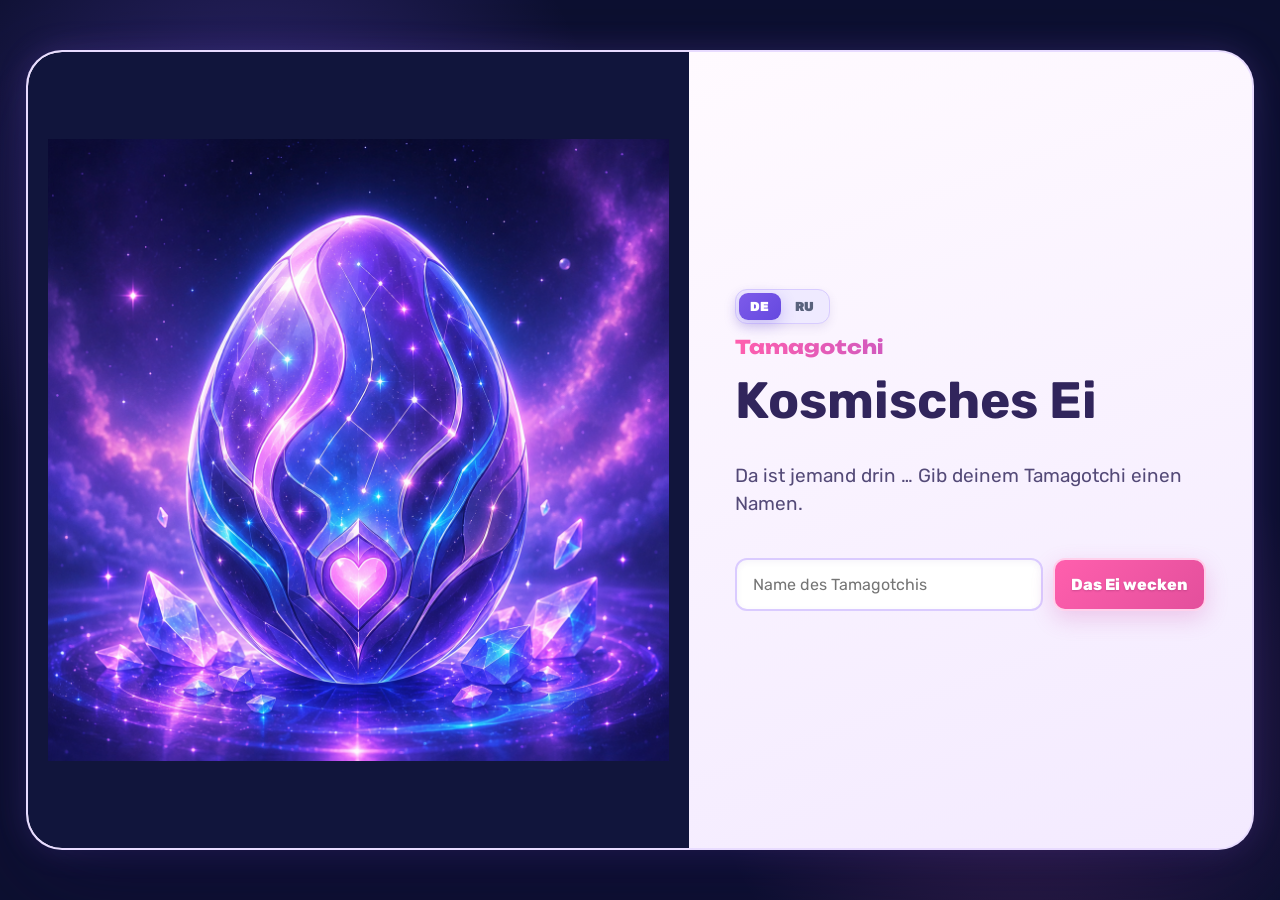
<file: index.html>
<!DOCTYPE html>
<html lang="de">
<head>
  <meta charset="UTF-8">
  <meta name="viewport" content="width=device-width, initial-scale=1.0">
  <title>Tamagotchi</title>
  <link rel="stylesheet" href="style.css">
</head>
<body>

  <section class="birth-screen" id="birthScreen">
    <div class="birth-card">
      <div class="birth-visual" id="birthVisual">
        <img id="birthImage" src="assets/images/tamagotchi_egg.png" alt="Kosmisches Ei">
        <div class="egg-cracks" id="eggCracks" aria-hidden="true">
          <i></i><i></i><i></i><i></i><i></i>
        </div>
        <div class="shell-shards" id="shellShards" aria-hidden="true">
          <b></b><b></b><b></b><b></b><b></b><b></b>
        </div>
      </div>
      <div class="birth-copy">
        <div class="language-switch birth-language-switch">
          <button type="button" class="lang-btn active" data-lang="de">DE</button>
          <button type="button" class="lang-btn" data-lang="ru">RU</button>
        </div>
        <p class="eyebrow">Tamagotchi</p>
        <h1 id="birthTitle">Kosmisches Ei</h1>
        <p id="birthText">Da ist jemand drin … Gib deinem Tamagotchi einen Namen.</p>

        <div class="birth-controls" id="birthControls">
          <input id="petName" type="text" maxlength="20" placeholder="Name des Tamagotchis" value="">
          <button id="startBtn" class="primary">Das Ei wecken</button>
        </div>

        <button id="birthContinueBtn" class="primary birth-continue" hidden>
          Weiter
        </button>
      </div>
    </div>
  </section>

  <main class="game-shell" id="gameShell" hidden>

    <header class="topbar">
      <div class="mini-avatar">
        <img id="miniPetImage" src="assets/images/tamagotchi_baby.png" alt="Tamagotchi">
      </div>

      <div class="title-block">
        <p class="eyebrow" id="demoLabel"></p>
        <h1>Tamagotchi</h1>
        <p id="welcomeText">Dein Tamagotchi ist geboren!</p>
      </div>

      <div class="top-controls">
        <div class="music-controls" id="musicControls" aria-label="Music controls">
          <button type="button" id="musicToggleBtn" class="music-btn" title="Music">▶</button>
          <span id="musicLabel" class="music-label">Musik</span>
          <input id="musicVolume" class="music-volume" type="range" min="0" max="1" step="0.05" value="0.45" aria-label="Volume">
        </div>
        <div class="language-switch">
          <button type="button" class="lang-btn active" data-lang="de">DE</button>
          <button type="button" class="lang-btn" data-lang="ru">RU</button>
        </div>

        <button id="earlyEndBtn" class="early-end-btn" type="button">Spiel beenden</button>

        <div class="level-badge">
          <span id="levelLabel">🏆 Stufe</span>
          <strong id="level">1</strong>
        </div>
      </div>
    </header>

    <section class="game-progress-panel">
      <div class="game-progress-head">
        <div>
          <p class="eyebrow" id="overallProgressLabel">Gesamtfortschritt</p>
          <h2 class="compact-title" id="careTitle">Für dein Tamagotchi sorgen</h2>
        </div>
        <div class="reward-shelf" id="rewardShelf" aria-label="Rewards">
          <span id="rewardCount" class="reward-count">0/18</span>
          <div class="reward-stars" id="rewardStars"></div>
        </div>
        <strong class="game-progress-percent" id="gameProgressPercent">0%</strong>
      </div>

      <div class="progress-track main-track">
        <div class="progress-fill main-fill" id="gameProgressFill"></div>
      </div>

      <div class="game-steps" id="gameProgressSteps">
        <button class="step" type="button" data-main-action="feed">
          <span class="step-dot"></span><small id="stepFeedLabel">🍎 Füttern</small>
        </button>
        <button class="step" type="button" data-main-action="play">
          <span class="step-dot"></span><small id="stepPlayLabel">🎮 Spielen</small>
        </button>
        <button class="step" type="button" data-main-action="heal">
          <span class="step-dot"></span><small id="stepHealLabel">💊 Gesundheit</small>
        </button>
      </div>
    </section>

    <section class="stats-panel">
      <div class="stats-grid">
        <div class="stat" data-stat="health"><span>❤️</span><strong id="healthLabel">Gesundheit</strong><b id="health">70</b></div>
        <div class="stat" data-stat="hunger"><span>🍎</span><strong id="hungerLabel">Hunger</strong><b id="hunger">60</b></div>
        <div class="stat" data-stat="mood"><span>😊</span><strong id="moodLabel">Stimmung</strong><b id="mood">55</b></div>
        <div class="stat" data-stat="energy"><span>⚡</span><strong id="energyLabel">Energie</strong><b id="energy">100</b></div>
        <div class="stat" data-stat="coins"><span>💰</span><strong id="coinsLabel">Münzen</strong><b id="coins">0</b></div>
        <div class="stat" data-stat="experience"><span>⭐</span><strong id="experienceLabel">Erfahrung</strong><b id="experience">0</b></div>
      </div>
    </section>

    <section class="actions-panel">
      <button class="action-btn" data-main-action="feed" id="feedButton">🍎 Füttern</button>
      <button class="action-btn" data-main-action="play" id="playButton">🎮 Spielen</button>
      <button class="action-btn" data-main-action="heal" id="healButton">💊 Heilen</button>
    </section>

    <section class="content-zone">

      <aside class="pet-stage">
        <div class="pet-stage-top">
          <span class="stage-chip" id="growthLabel">Baby</span>
          <span class="reaction-chip" id="reactionLabel" hidden></span>
        </div>

        <div class="pet-picture">
          <img id="petImage" src="assets/images/tamagotchi_baby.png" alt="Tamagotchi">
          <div class="pet-sparkles" id="petSparkles">✨</div>
        </div>

        <div class="pet-speech" id="petSpeech">
          Miau!
        </div>
      </aside>

      <section class="task-stage">

        <div class="welcome-panel compact-welcome" id="welcomePanel">
          <div class="welcome-icon">🐾</div>
          <div>
            <h2 id="welcomeActionTitle">Wähle eine Aktion</h2>
            <p id="welcomeActionText">Wähle eine Aktion für dein Tamagotchi.</p>
          </div>
        </div>

        <div id="feedArea" hidden>
          <div class="section-heading">
            <div>
              <p class="task-topic" id="feedTopic">🍎 Essen und Trinken</p>
              <h2 id="feedTitle">Füttern</h2>
            </div>
            <span class="status-badge" id="feedStatus">Nicht erledigt</span>
          </div>

          <div class="progress-wrap feed-progress-wrap">
            <div class="progress-label-row">
              <span id="satietyLabel">Sättigung</span>
              <strong><span id="feedCount">0</span> / 6</strong>
            </div>
            <div class="progress-track">
              <div class="progress-fill fooddy-fill" id="feedProgress"></div>
            </div>
            <div class="progress-dots" id="feedDots">
              <span></span><span></span><span></span><span></span><span></span><span></span>
            </div>
          </div>

          <div class="fooddy-box" id="fooddyBox">
            <div class="fooddy-layout">
              <button class="fooddy-visual fooddy-zoom-trigger" id="fooddyZoomTrigger" type="button" aria-label="Fooddy vergrößern">
                <img src="assets/images/fooddy_feeder.png" alt="Robo-Futterautomat Fooddy">
                <span class="fooddy-zoom-hint" id="fooddyZoomHint">🔍 Vergrößern</span>
                <div class="food-pellets" id="foodPellets" aria-hidden="true">
                  <span>●</span><span>●</span><span>●</span><span>●</span><span>●</span>
                </div>
                <div class="fooddy-dispense-label" id="fooddyDispenseLabel">Fooddy ist bereit</div>
              </button>

              <div class="fooddy-content">
            <div class="fooddy-heading">
              <div>
                <p class="task-topic" id="fooddyStepLabel">🤖 Schritt 1. Robo-Futterautomat Fooddy</p>
                <h3 id="fooddyTitle">Errate den Geheimcode</h3>
              </div>
              <strong class="round-badge"><span id="roundLabel">Runde</span> <span id="roundNumber">1</span> / 6</strong>
            </div>

            <p id="fooddyMessage" class="fooddy-message">Fooddy: „Piep-piep! Ich habe einen Code von 1 bis 100 versteckt.“</p>

            <div class="guess-row">
              <input id="guessInput" type="number" min="1" max="100" placeholder="Zahl von 1 bis 100 eingeben">
              <button id="guessBtn" class="primary">Code prüfen</button>
            </div>

            <div class="attempt-line">
              <span id="attemptsLabel">Gültige Versuche:</span> <strong id="attempts">0</strong>
            </div>
              </div>
            </div>
          </div>

          <div class="german-box" id="germanBox" hidden>
            <div class="fooddy-heading">
              <div>
                <p class="task-topic" id="deStepLabel">🇩🇪 Schritt 2. Deutsch</p>
                <h3 id="germanTaskTitle">AUFGABE 1</h3>
              </div>
              <strong class="round-badge"><span id="portionLabel">Portion</span> <span id="portionNumber">1</span> / 6</strong>
            </div>
            <p class="task-question" id="germanQuestion"></p>
            <div class="answers" id="germanAnswers"></div>
            <div class="feedback" id="germanFeedback"></div>
          </div>
        </div>

        <div id="seriesArea" hidden>
          <div class="section-heading">
            <div>
              <p class="task-topic" id="seriesTopic"></p>
              <h2 id="seriesTitle"></h2>
            </div>
            <span class="status-badge" id="seriesStatus">Nicht erledigt</span>
          </div>

          <div class="progress-wrap series-progress-wrap">
            <div class="progress-label-row">
              <span id="seriesProgressLabel">Fortschritt</span>
              <strong><span id="seriesCount">0</span> / 6</strong>
            </div>
            <div class="progress-track">
              <div class="progress-fill series-fill" id="seriesProgress"></div>
            </div>
            <div class="progress-dots" id="seriesDots">
              <span></span><span></span><span></span><span></span><span></span><span></span>
            </div>
          </div>

          <div class="german-box">
            <div class="fooddy-heading">
              <div>
                <p class="task-topic" id="seriesLanguageLabel">🇩🇪 Deutsch</p>
                <h3 id="seriesTaskTitle">AUFGABE 1</h3>
              </div>
              <strong class="round-badge"><span id="taskNumberLabel">Aufgabe</span> <span id="seriesTaskNumber">1</span> / 6</strong>
            </div>
            <p class="task-question" id="seriesQuestion"></p>
            <div class="answers" id="seriesAnswers"></div>
            <div class="feedback" id="seriesFeedback"></div>
          </div>
        </div>

        <div id="finishArea" hidden>
          <div class="finish-box">
            <div class="finish-icon">🏆</div>
            <h2 id="finishTitle">Geschafft!</h2>
            <p id="finishText"></p>
            <button id="continueBtn" class="primary">Tamagotchi ansehen</button>
            <div class="finish-actions">
              <button id="playAgainBtn" class="primary" type="button">Spielen</button>
              <button id="endGameBtn" class="secondary-btn" type="button">Spiel beenden</button>
            </div>
          </div>
        </div>
      </section>
    </section>
  </main>

  <div class="fooddy-modal" id="fooddyModal" hidden role="dialog" aria-modal="true" aria-labelledby="fooddyModalTitle">
    <div class="fooddy-modal-backdrop" data-close-fooddy-modal></div>
    <div class="fooddy-modal-card">
      <button class="fooddy-modal-close" id="fooddyModalClose" type="button" aria-label="Schließen">×</button>
      <h2 id="fooddyModalTitle">Fooddy</h2>
      <div class="fooddy-modal-grid">
        <div class="fooddy-modal-image-wrap">
          <img id="fooddyModalImage" src="assets/images/fooddy_feeder.png" alt="Fooddy">
        </div>
        <div class="fooddy-modal-copy">
          <p class="fooddy-modal-label" id="fooddyModalLabel">Nachricht von Fooddy</p>
          <p class="fooddy-modal-message" id="fooddyModalMessage"></p>
        </div>
      </div>
    </div>
  </div>


  <div class="pet-closeup-modal" id="petCloseupModal" hidden role="dialog" aria-modal="true" aria-labelledby="petCloseupTitle">
    <div class="pet-closeup-backdrop" data-close-pet-closeup></div>
    <div class="pet-closeup-card">
      <button class="pet-closeup-close" id="petCloseupClose" type="button" aria-label="Schließen">×</button>
      <h2 id="petCloseupTitle">Tamagotchi</h2>
      <div class="pet-closeup-image-wrap">
        <img id="petCloseupImage" src="assets/images/tamagotchi_adult.png" alt="Tamagotchi">
      </div>
      <p id="petCloseupText"></p>
    </div>
  </div>

  <div id="encouragementToast" class="encouragement-toast" hidden></div>
  <audio id="bgMusic" src="assets/audio/cartoon_theme.wav" loop preload="auto"></audio>
  <audio id="victoryFanfare" src="assets/audio/victory_fanfare.wav" preload="auto"></audio>
  <script src="script.js"></script>
</body>
</html>
</file>
<file: style.css>
@import url("https://fonts.googleapis.com/css2?family=Rubik:wght@400;500;600;700;800;900&family=Unbounded:wght@700;800;900&display=swap");

* { box-sizing: border-box; }

:root {
  font-family: Arial, sans-serif;
  color: #182235;
  background: linear-gradient(135deg, #fff5fb, #eef8ff);
}

html, body { margin: 0; width: 100%; height: 100%; }
body { height: 100dvh; overflow: hidden; }
button, input { font: inherit; }
button { cursor: pointer; }

[hidden] { display: none !important; }

.primary {
  border: 0;
  border-radius: 12px;
  padding: 10px 16px;
  background: #27304d;
  color: white;
  font-weight: 800;
}

.eyebrow, .task-topic {
  margin: 0 0 3px;
  font-weight: 800;
  color: #6c63a8;
}

/* ---------- РОЖДЕНИЕ ---------- */
.birth-screen {
  position: fixed;
  inset: 0;
  z-index: 100;
  display: grid;
  place-items: center;
  padding: 18px;
  background:
    radial-gradient(circle at 30% 20%, rgba(143,132,255,.30), transparent 34%),
    radial-gradient(circle at 70% 70%, rgba(255,120,203,.24), transparent 34%),
    #10102d;
}

.birth-card {
  width: min(1050px, 96vw);
  height: min(650px, 90vh);
  display: grid;
  grid-template-columns: minmax(320px, 1fr) minmax(320px, .9fr);
  overflow: hidden;
  border: 1px solid rgba(255,255,255,.18);
  border-radius: 30px;
  background: rgba(255,255,255,.96);
  box-shadow: 0 30px 80px rgba(0,0,0,.35);
}

.birth-card > img {
  width: 100%;
  height: 100%;
  object-fit: cover;
}

.birth-copy {
  display: grid;
  align-content: center;
  padding: 42px;
}

.birth-copy h1 {
  margin: 4px 0 10px;
  font-size: clamp(34px, 4vw, 58px);
}

.birth-copy p { font-size: 19px; line-height: 1.45; }

.birth-controls {
  display: flex;
  gap: 10px;
  margin-top: 12px;
}

.birth-controls input {
  flex: 1;
  min-width: 0;
  border: 1px solid #ccd5e3;
  border-radius: 12px;
  padding: 12px 14px;
}

/* ---------- ОДИН ЭКРАН ---------- */
.game-shell {
  width: min(1500px, calc(100% - 14px));
  height: calc(100dvh - 14px);
  margin: 7px auto;
  display: grid;
  grid-template-rows: 76px 88px 58px 54px minmax(0, 1fr);
  gap: 7px;
  overflow: hidden;
}

.topbar,
.game-progress-panel,
.stats-panel,
.actions-panel,
.pet-stage,
.task-stage {
  background: rgba(255,255,255,.97);
  border: 1px solid #e0e6ef;
  box-shadow: 0 8px 24px rgba(72,91,130,.08);
}

.topbar {
  border-radius: 18px;
  padding: 7px 12px;
  display: grid;
  grid-template-columns: 58px 1fr auto;
  align-items: center;
  gap: 12px;
}

.mini-avatar {
  width: 56px;
  height: 56px;
  border-radius: 15px;
  overflow: hidden;
  background: #f6efff;
}

.mini-avatar img {
  width: 100%;
  height: 100%;
  object-fit: cover;
}

.title-block h1 {
  margin: 0 0 2px;
  font-size: clamp(24px, 2.3vw, 34px);
  line-height: 1;
}

.title-block p:last-child {
  margin: 0;
  font-size: 14px;
}

.level-badge {
  min-width: 100px;
  padding: 8px 12px;
  border-radius: 14px;
  background: #f7f9fd;
  text-align: center;
}

.level-badge span { display: block; font-size: 13px; }
.level-badge strong { font-size: 22px; }

.game-progress-panel {
  border-radius: 17px;
  padding: 7px 12px;
}

.game-progress-head {
  display: flex;
  align-items: center;
  justify-content: space-between;
  margin-bottom: 5px;
}

.compact-title { margin: 0; font-size: 18px; }
.game-progress-head .eyebrow { font-size: 12px; }
.game-progress-percent { font-size: 21px; }

.progress-track {
  height: 11px;
  overflow: hidden;
  border-radius: 999px;
  background: #edf0f5;
}

.progress-fill {
  height: 100%;
  width: 0%;
  border-radius: inherit;
  transition: width .35s ease;
}

.main-fill { background: linear-gradient(90deg,#7a77ff,#a78cff,#ffbf6b); }
.fooddy-fill { background: linear-gradient(90deg,#ffd46b,#ff9f6b); }
.series-fill { background: linear-gradient(90deg,#8f84ff,#b5aaff); }

.game-steps {
  display: grid;
  grid-template-columns: repeat(3,1fr);
  gap: 8px;
  margin-top: 5px;
}

.step {
  padding: 1px 3px;
  border: 0;
  border-radius: 8px;
  background: transparent;
  text-align: center;
}

.step-dot {
  display: block;
  height: 6px;
  margin-bottom: 2px;
  border-radius: 999px;
  background: #e3e6ec;
}

.step.done .step-dot { background: #8f84ff; }
.step small { font-size: 12px; font-weight: 800; color: #4b5570; }

.stats-panel {
  padding: 7px 9px;
  border-radius: 16px;
}

.stats-grid {
  height: 100%;
  display: grid;
  grid-template-columns: repeat(6,minmax(0,1fr));
  gap: 7px;
}

.stat {
  min-width: 0;
  display: grid;
  grid-template-columns: 26px minmax(0,1fr) auto;
  align-items: center;
  gap: 5px;
  padding: 6px 8px;
  border: 1px solid transparent;
  border-radius: 11px;
  background: #f7f9fd;
  transition: .22s ease;
}

.stat span { font-size: 19px; }
.stat strong { overflow: hidden; font-size: 13px; text-overflow: ellipsis; }
.stat b { font-size: 15px; }

.stat.changed {
  transform: translateY(-1px);
  border-color: #70d28b;
  background: #eafff0;
  box-shadow: 0 0 0 2px rgba(112,210,139,.18);
}
.stat.changed strong, .stat.changed b { color: #217447; }

.actions-panel {
  border-radius: 16px;
  padding: 6px;
  display: grid;
  grid-template-columns: repeat(3,1fr);
  gap: 7px;
}

.action-btn {
  border: 0;
  border-radius: 11px;
  background: #eef3ff;
  color: #263557;
  font-weight: 800;
}

.action-btn.active { background: #e1dcff; }

.content-zone {
  min-height: 0;
  display: grid;
  grid-template-columns: minmax(245px, 29%) minmax(0, 1fr);
  gap: 7px;
  overflow: hidden;
}

.pet-stage {
  min-height: 0;
  position: relative;
  padding: 10px;
  border-radius: 18px;
  display: grid;
  grid-template-rows: auto minmax(0,1fr) auto;
  overflow: hidden;
}

.pet-stage-top {
  display: flex;
  justify-content: space-between;
  gap: 6px;
}

.stage-chip, .reaction-chip {
  padding: 5px 8px;
  border-radius: 999px;
  background: #f1efff;
  color: #5e5897;
  font-size: 12px;
  font-weight: 800;
}

.reaction-chip { background: #fff3da; color: #78551b; }

.pet-picture {
  min-height: 0;
  position: relative;
  display: grid;
  place-items: center;
  overflow: hidden;
}

.pet-picture img {
  max-width: 100%;
  max-height: 100%;
  width: auto;
  height: 100%;
  object-fit: contain;
  border-radius: 16px;
  transition: transform .25s ease, opacity .2s ease;
}

.pet-picture img.pop { transform: scale(1.04); }

.pet-sparkles {
  position: absolute;
  right: 14px;
  top: 14px;
  font-size: 27px;
  opacity: 0;
  transform: scale(.6);
  transition: .25s ease;
}

.pet-sparkles.show {
  opacity: 1;
  transform: scale(1.15);
}

.pet-speech {
  min-height: 47px;
  padding: 8px 10px;
  border-radius: 12px;
  background: #f8f7ff;
  line-height: 1.25;
  font-size: 14px;
  font-weight: 700;
}

.task-stage {
  min-height: 0;
  border-radius: 18px;
  padding: 11px 13px;
  display: grid;
  align-content: start;
  overflow-x: hidden;
  overflow-y: auto;
}

.welcome-panel {
  max-width: 760px;
  margin: auto;
  text-align: center;
}
.welcome-panel h2 { margin: 4px 0 8px; }
.welcome-panel p { margin: 0; line-height: 1.4; }
.welcome-icon { font-size: 40px; }

#feedArea, #seriesArea, #finishArea {
  width: 100%;
  max-width: 980px;
  margin: auto;
}

.section-heading, .fooddy-heading {
  display: flex;
  justify-content: space-between;
  gap: 10px;
  align-items: flex-start;
}

.section-heading h2 { margin: 0 0 6px; font-size: 24px; }
h3 { margin: 0; font-size: 19px; }

.status-badge, .round-badge {
  flex: 0 0 auto;
  padding: 6px 9px;
  border-radius: 11px;
  background: #f3f5f9;
  font-size: 12px;
  font-weight: 800;
}

.status-badge.done { background: #e5f7ec; color: #217447; }

.progress-wrap {
  padding: 7px 9px;
  margin: 6px 0 7px;
  border: 1px solid #ddd8ff;
  border-radius: 12px;
  background: #f8f7ff;
}

.feed-progress-wrap {
  border-color: #f0dfb9;
  background: #fff9ef;
}

.progress-label-row {
  display: flex;
  justify-content: space-between;
  margin-bottom: 4px;
  font-size: 12px;
}

.progress-dots {
  display: grid;
  grid-template-columns: repeat(6,1fr);
  gap: 5px;
  margin-top: 4px;
}
.progress-dots span {
  height: 5px;
  border-radius: 999px;
  background: #e3e6ec;
}
#feedDots span.done { background: #ffc05c; }
#seriesDots span.done { background: #8f84ff; }

.fooddy-box, .german-box {
  padding: 9px 11px;
  border-radius: 14px;
}
.fooddy-box {
  border: 1px solid #f0dfb9;
  background: #fffaf1;
}
.german-box {
  border: 1px solid #ddd8ff;
  background: #f8f7ff;
}

.fooddy-message {
  margin: 7px 0;
  padding: 8px 10px;
  border-radius: 10px;
  background: #fff4dd;
  font-size: 14px;
}

.guess-row {
  display: flex;
  gap: 7px;
}

.guess-row input {
  min-width: 0;
  flex: 1;
  border: 1px solid #ccd5e3;
  border-radius: 11px;
  padding: 9px 11px;
}

.attempt-line { margin-top: 5px; font-size: 12px; }

.task-question {
  margin: 5px 0;
  font-size: 17px;
  line-height: 1.18;
  font-weight: 800;
}

.answers { display: grid; gap: 4px; }

.answer-btn {
  width: 100%;
  min-height: 30px;
  padding: 6px 10px;
  border: 1px solid #dbe2ef;
  border-radius: 10px;
  background: #f7f9fd;
  color: #182235;
  text-align: left;
  font-weight: 700;
}
.answer-btn:hover { background: #eef3ff; }

.feedback {
  min-height: 20px;
  margin-top: 6px;
  font-size: 13px;
  font-weight: 800;
}
.ok { color: #217447; }
.bad { color: #a43a45; }

.finish-box { text-align: center; }
.finish-icon { font-size: 45px; }

/* Небольшие ноутбуки */
@media (max-height: 720px) and (min-width: 900px) {
  .game-shell {
    grid-template-rows: 66px 76px 50px 46px minmax(0,1fr);
    gap: 5px;
  }
  .topbar { grid-template-columns: 50px 1fr auto; }
  .mini-avatar { width: 48px; height: 48px; }
  .title-block h1 { font-size: 25px; }
  .game-progress-panel { padding: 5px 10px; }
  .stats-panel, .actions-panel { padding: 5px 7px; }
  .stat { padding: 4px 6px; }
  .task-stage, .pet-stage { padding: 8px 10px; }
}

/* Узкие экраны */
@media (max-width: 900px) {
  body { overflow: auto; }
  .game-shell {
    height: auto;
    min-height: 100dvh;
    overflow: visible;
    grid-template-rows: auto;
  }
  .stats-grid { grid-template-columns: repeat(3,1fr); }
  .content-zone { grid-template-columns: 1fr; overflow: visible; }
  .pet-stage { min-height: 310px; }
  .task-stage { overflow: visible; }
  .birth-card { height: auto; grid-template-columns: 1fr; }
  .birth-card > img { max-height: 48vh; }
  .birth-copy { padding: 24px; }
}


/* ===== v2: исправления по экрану ===== */
.game-shell {
  grid-template-rows: 86px 80px 58px 54px minmax(0, 1fr);
}

/* Шапка: текст больше не подрезается */
.topbar {
  padding-top: 9px;
  padding-bottom: 9px;
  overflow: hidden;
}

.title-block {
  min-height: 0;
}

.title-block h1 {
  font-size: clamp(23px, 2.1vw, 32px);
  line-height: 1.05;
}

.title-block p:last-child {
  line-height: 1.2;
}

/* Общий прогресс компактнее, подписи не вылезают вниз */
.game-progress-panel {
  padding: 6px 12px 7px;
  overflow: hidden;
}

.game-progress-head {
  margin-bottom: 3px;
}

.game-steps {
  margin-top: 3px;
}

.step {
  display: grid;
  grid-template-columns: 1fr;
  align-items: center;
  min-height: 22px;
}

.step-dot {
  height: 4px;
  margin-bottom: 1px;
}

.step small {
  line-height: 1.05;
}

/* питомец показывается целиком */
.pet-picture {
  padding: 4px 4px 2px;
}

.pet-picture img {
  width: auto !important;
  height: auto !important;
  max-width: 96% !important;
  max-height: 96% !important;
  object-fit: contain !important;
  object-position: center bottom !important;
}

/* Компактный стартовый блок справа */
.task-stage {
  align-content: start;
}

.compact-welcome {
  width: 100%;
  max-width: none;
  min-height: 86px;
  margin: 0;
  padding: 14px 18px;
  display: flex;
  align-items: center;
  justify-content: center;
  gap: 15px;
  text-align: left;
  border-radius: 14px;
  background: linear-gradient(90deg, #fbfaff, #ffffff);
}

.compact-welcome .welcome-icon {
  flex: 0 0 auto;
  margin: 0;
  font-size: 34px;
}

.compact-welcome h2 {
  margin: 0 0 4px;
  font-size: 23px;
}

.compact-welcome p {
  margin: 0;
  font-size: 14px;
}

/* Рождение: новорождённая остаётся на экране, пока игрок не нажмёт кнопку */
.birth-continue {
  width: 100%;
  margin-top: 14px;
  min-height: 48px;
  font-size: 17px;
}

/* Фудди — полноценный персонаж блока еды */
.fooddy-layout {
  display: grid;
  grid-template-columns: 210px minmax(0, 1fr);
  gap: 12px;
  align-items: stretch;
}

.fooddy-visual {
  position: relative;
  min-height: 178px;
  overflow: hidden;
  border-radius: 14px;
  background: linear-gradient(145deg, #eff7ff, #f7efff);
  border: 1px solid #d7e4ff;
}

.fooddy-visual img {
  width: 100%;
  height: 100%;
  min-height: 178px;
  object-fit: cover;
  object-position: center;
  display: block;
}

.fooddy-dispense-label {
  position: absolute;
  left: 8px;
  right: 8px;
  bottom: 7px;
  padding: 5px 7px;
  border-radius: 999px;
  background: rgba(255,255,255,.92);
  text-align: center;
  font-size: 11px;
  font-weight: 800;
  color: #52598b;
}

.fooddy-content {
  min-width: 0;
  display: grid;
  align-content: center;
}

.food-pellets {
  position: absolute;
  left: 48%;
  bottom: 23px;
  width: 60px;
  height: 58px;
  pointer-events: none;
  opacity: 0;
}

.food-pellets span {
  position: absolute;
  color: #9a5d1e;
  font-size: 12px;
  text-shadow: 0 1px 1px rgba(0,0,0,.15);
}

.food-pellets span:nth-child(1) { left: 3px; top: 0; }
.food-pellets span:nth-child(2) { left: 20px; top: 5px; }
.food-pellets span:nth-child(3) { left: 34px; top: 1px; }
.food-pellets span:nth-child(4) { left: 13px; top: 18px; }
.food-pellets span:nth-child(5) { left: 29px; top: 22px; }

.food-pellets.dispensing {
  opacity: 1;
}

.food-pellets.dispensing span {
  animation: pelletDrop .85s ease-in forwards;
}

.food-pellets.dispensing span:nth-child(2) { animation-delay: .08s; }
.food-pellets.dispensing span:nth-child(3) { animation-delay: .14s; }
.food-pellets.dispensing span:nth-child(4) { animation-delay: .20s; }
.food-pellets.dispensing span:nth-child(5) { animation-delay: .26s; }

@keyframes pelletDrop {
  0% { transform: translateY(-15px) rotate(0); opacity: 0; }
  20% { opacity: 1; }
  100% { transform: translateY(38px) rotate(150deg); opacity: 0; }
}

@media (max-height: 720px) and (min-width: 900px) {
  .game-shell {
    grid-template-rows: 76px 70px 50px 46px minmax(0,1fr);
  }

  .fooddy-layout {
    grid-template-columns: 165px minmax(0,1fr);
  }

  .fooddy-visual,
  .fooddy-visual img {
    min-height: 140px;
  }
}


/* ===== v3: питомец всегда показывается целиком ===== */
.pet-stage {
  grid-template-rows: auto minmax(0, 1fr) auto;
  min-height: 0;
}

.pet-picture {
  min-height: 0;
  width: 100%;
  height: 100%;
  padding: 6px 10px;
  display: grid;
  place-items: center;
  overflow: hidden;
  border-radius: 14px;
  background: linear-gradient(180deg, #fbf6ff, #f7f3ff);
}

.pet-picture img {
  width: 100% !important;
  height: 100% !important;
  max-width: 100% !important;
  max-height: 100% !important;
  object-fit: contain !important;
  object-position: center center !important;
  display: block;
  border-radius: 12px;
}

/* Реплика всегда отдельным блоком, не перекрывает картинку */
.pet-speech {
  position: relative;
  z-index: 2;
  margin-top: 5px;
  min-height: 44px;
}

/* На небольших ноутбуках немного уменьшаем изображение,
   чтобы лапки и хвост точно помещались */
@media (max-height: 760px) and (min-width: 900px) {
  .pet-picture {
    padding: 4px 14px;
  }

  .pet-picture img {
    transform: scale(.90);
  }

  .pet-picture img.pop {
    transform: scale(.94);
  }
}


/* =========================================================
   v4 — ЖЁСТКОЕ ИСПРАВЛЕНИЕ ОБРЕЗКИ АНФИСЫ
   Картинка и реплика больше физически не могут перекрываться.
   ========================================================= */

.pet-stage {
  display: grid !important;
  grid-template-rows: 34px minmax(0, 1fr) 58px !important;
  gap: 6px !important;
  padding: 9px !important;
  overflow: hidden !important;
}

.pet-stage-top {
  height: 34px;
  min-height: 34px;
  align-items: center;
}

/* Отдельное окно исключительно для изображения */
.pet-picture {
  position: relative !important;
  min-width: 0 !important;
  min-height: 0 !important;
  width: 100% !important;
  height: 100% !important;
  padding: 0 !important;
  margin: 0 !important;
  overflow: hidden !important;
  border-radius: 14px !important;
  background: linear-gradient(180deg, #fbf6ff, #f5f0ff) !important;
}

/* Само изображение не участвует в расчёте сетки.
   Оно вписывается строго внутрь окна целиком. */
.pet-picture > img#petImage {
  position: absolute !important;
  inset: 7px !important;
  width: calc(100% - 14px) !important;
  height: calc(100% - 14px) !important;
  max-width: none !important;
  max-height: none !important;
  margin: 0 !important;
  padding: 0 !important;

  object-fit: contain !important;
  object-position: center center !important;

  transform: none !important;
  border-radius: 10px !important;
}

/* Реакция может слегка увеличиться, но только внутри своего окна */
.pet-picture > img#petImage.pop {
  transform: scale(.97) !important;
}

/* Реплика — отдельная фиксированная строка */
.pet-speech {
  position: static !important;
  z-index: auto !important;
  box-sizing: border-box !important;

  height: 58px !important;
  min-height: 58px !important;
  max-height: 58px !important;

  margin: 0 !important;
  padding: 8px 10px !important;

  display: flex !important;
  align-items: center !important;

  overflow: hidden !important;
  border-radius: 12px !important;
  background: #f8f7ff !important;

  font-size: 13px !important;
  line-height: 1.22 !important;
}

/* На экранах высотой около пользовательского скриншота
   отдаём питомцу больше вертикального места */
@media (min-width: 900px) and (max-height: 900px) {
  .game-shell {
    grid-template-rows:
      72px
      66px
      50px
      46px
      minmax(0, 1fr) !important;
  }

  .content-zone {
    min-height: 0 !important;
  }

  .pet-stage {
    grid-template-rows: 32px minmax(0, 1fr) 54px !important;
  }

  .pet-speech {
    height: 54px !important;
    min-height: 54px !important;
    max-height: 54px !important;
  }
}


/* =========================================================
   v5 — финальное исправление изображения питомца
   Никакого absolute и никакого увеличения.
   ========================================================= */

.pet-stage {
  grid-template-rows: 34px minmax(0, 1fr) 58px !important;
  gap: 6px !important;
}

.pet-picture {
  position: static !important;
  display: flex !important;
  align-items: center !important;
  justify-content: center !important;

  width: 100% !important;
  height: 100% !important;
  min-width: 0 !important;
  min-height: 0 !important;

  padding: 8px 12px !important;
  margin: 0 !important;
  overflow: hidden !important;
}

.pet-picture > img#petImage {
  position: static !important;
  inset: auto !important;

  width: auto !important;
  height: auto !important;

  max-width: 88% !important;
  max-height: 96% !important;

  min-width: 0 !important;
  min-height: 0 !important;

  margin: auto !important;
  padding: 0 !important;

  object-fit: contain !important;
  object-position: center center !important;

  transform: none !important;
}

/* Реакции не должны приближать изображение */
.pet-picture > img#petImage.pop {
  transform: none !important;
}

/* Для невысоких экранов оставляем ещё больший запас */
@media (min-width: 900px) and (max-height: 900px) {
  .pet-picture > img#petImage {
    max-width: 82% !important;
    max-height: 90% !important;
  }
}

/* =========================================================
   v5 — заметная зелёная подсветка изменившихся показателей
   ========================================================= */

.stat.changed {
  background: #dfffe8 !important;
  border: 2px solid #36b95f !important;
  box-shadow:
    0 0 0 3px rgba(54,185,95,.20),
    0 0 18px rgba(54,185,95,.42) !important;
  transform: scale(1.035) !important;
}

.stat.changed strong,
.stat.changed b {
  color: #147a36 !important;
}

.stat.changed b::after {
  content: " ✓";
  color: #20a34c;
  font-size: .8em;
}


/* ===== v6: все варианты ответа одинаково кликабельны ===== */
.answer-btn {
  cursor: pointer !important;
  pointer-events: auto !important;
  opacity: 1 !important;
  user-select: none;
}

.answer-btn:not(:disabled):hover {
  background: #eaf0ff !important;
  border-color: #b8c7eb !important;
  transform: translateY(-1px);
}

.answer-btn:not(:disabled):active {
  transform: translateY(0) scale(.995);
}

.answer-btn.wrong-answer {
  background: #fff0f1 !important;
  border-color: #e66a76 !important;
  color: #9c2632 !important;
  animation: wrongShake .28s ease-in-out 2;
}

.answer-btn:disabled {
  cursor: default !important;
  pointer-events: none !important;
}

@keyframes wrongShake {
  0%, 100% { transform: translateX(0); }
  25% { transform: translateX(-4px); }
  75% { transform: translateX(4px); }
}


/* ===== v8: RU / DE language switch ===== */
.top-controls {
  display: flex;
  align-items: center;
  gap: 8px;
}

.language-switch {
  display: inline-flex;
  gap: 3px;
  padding: 3px;
  border-radius: 12px;
  background: #eef2fb;
  border: 1px solid #dde3f1;
}

.birth-language-switch {
  width: fit-content;
  margin-bottom: 10px;
}

.lang-btn {
  min-width: 42px;
  padding: 6px 9px;
  border: 0;
  border-radius: 9px;
  background: transparent;
  color: #59627c;
  font-size: 13px;
  font-weight: 900;
}

.lang-btn.active {
  background: #6f65d8;
  color: white;
  box-shadow: 0 3px 8px rgba(71,61,156,.22);
}

@media (max-width: 900px) {
  .top-controls {
    flex-direction: column;
    align-items: stretch;
  }

  .language-switch {
    justify-content: center;
  }
}


/* ===== v11: compact layout, full birth image, no demo label, single progress ===== */
.birth-card > img {
  object-fit: contain !important;
  object-position: center center !important;
  background: radial-gradient(circle at 50% 45%, rgba(138,102,255,.18), transparent 40%), #12133a;
  padding: 16px;
}

#demoLabel { display: none !important; }

.topbar {
  padding: 6px 12px !important;
}

.game-shell {
  grid-template-rows: 70px 54px 56px 52px minmax(0, 1fr) !important;
  gap: 5px !important;
}

.title-block h1 {
  font-size: clamp(22px, 2vw, 30px) !important;
}

.title-block p:last-child {
  font-size: 12px !important;
}

.game-progress-panel {
  padding: 6px 12px !important;
}

.game-progress-head {
  margin-bottom: 4px !important;
}

.compact-title { font-size: 16px !important; }
.game-progress-head .eyebrow { font-size: 11px !important; }
.game-progress-percent { font-size: 18px !important; }
.progress-track.main-track { height: 8px !important; background: #edf1f8; box-shadow: inset 0 0 0 1px #e2e7f0; }
.progress-fill.main-fill { box-shadow: 0 0 12px rgba(122,119,255,.28); }
.game-steps { display: none !important; }

.stats-panel { padding: 6px 8px !important; }
.stat { padding: 5px 8px !important; }
.stat strong { font-size: 12px !important; }
.stat b { font-size: 14px !important; }

.actions-panel { padding: 5px !important; }
.action-btn { font-size: 15px; }

.content-zone { gap: 6px !important; }
.pet-stage, .task-stage { padding: 8px 10px !important; }

.pet-stage {
  grid-template-rows: 32px minmax(0, 1fr) 64px !important;
}

.pet-picture {
  background: linear-gradient(180deg, #faf6ff, #f6f1ff) !important;
}

.pet-picture > img#petImage {
  max-width: 74% !important;
  max-height: 74% !important;
  animation: petIdle 3.2s ease-in-out infinite;
}

@keyframes petIdle {
  0%, 100% { transform: translateY(0); }
  50% { transform: translateY(-4px); }
}

.pet-picture > img#petImage.pop {
  animation: petPop .5s ease, petIdle 3.2s ease-in-out .5s infinite;
}

@keyframes petPop {
  0% { transform: scale(.98); }
  50% { transform: scale(1.03); }
  100% { transform: scale(1); }
}

.pet-speech {
  height: 64px !important;
  min-height: 64px !important;
  max-height: 64px !important;
  font-size: 12px !important;
  line-height: 1.15 !important;
}

.compact-welcome {
  min-height: 68px !important;
  padding: 10px 14px !important;
}
.compact-welcome .welcome-icon { font-size: 28px !important; }
.compact-welcome h2 { font-size: 19px !important; }
.compact-welcome p { font-size: 13px !important; }

.feed-progress-wrap, .series-progress-wrap {
  display: none !important;
}

#feedArea, #seriesArea, #finishArea {
  max-width: none !important;
  margin: 0 !important;
}

.section-heading h2 { font-size: 20px !important; margin-bottom: 4px !important; }
h3 { font-size: 17px !important; }
.status-badge, .round-badge { padding: 5px 8px !important; font-size: 11px !important; }

.fooddy-layout {
  grid-template-columns: 185px minmax(0, 1fr) !important;
  gap: 10px !important;
}
.fooddy-visual, .fooddy-visual img { min-height: 150px !important; }
.fooddy-content { align-content: start !important; }
.fooddy-message { margin: 6px 0 !important; padding: 7px 9px !important; font-size: 13px !important; }
.guess-row input { padding: 8px 10px !important; }
.attempt-line { margin-top: 4px !important; font-size: 12px !important; }

.task-question {
  margin: 6px 0 !important;
  font-size: 16px !important;
  line-height: 1.2 !important;
}
.answers { gap: 4px !important; }
.answer-btn {
  min-height: 30px !important;
  padding: 6px 9px !important;
  font-size: 14px !important;
}
.feedback { margin-top: 4px !important; font-size: 12px !important; min-height: 18px !important; }

@media (min-width: 900px) and (max-height: 900px) {
  .game-shell {
    grid-template-rows: 68px 52px 54px 50px minmax(0, 1fr) !important;
  }
  .fooddy-layout { grid-template-columns: 165px minmax(0, 1fr) !important; }
  .fooddy-visual, .fooddy-visual img { min-height: 132px !important; }
  .pet-picture > img#petImage { max-width: 68% !important; max-height: 68% !important; }
  .pet-speech { height: 60px !important; min-height: 60px !important; max-height: 60px !important; }
}
\n\n/* ===== v12: player chooses the pet name ===== */\n.birth-controls input.name-error {\n  border-color: #ef6680 !important;\n  box-shadow: 0 0 0 4px rgba(239,102,128,.16) !important;\n  animation: nameShake .28s ease-in-out 2;\n}\n\n@keyframes nameShake {\n  0%, 100% { transform: translateX(0); }\n  25% { transform: translateX(-5px); }\n  75% { transform: translateX(5px); }\n}\n

/* ============================================================
   FINAL v14 — approved child-friendly magical UI
   ============================================================ */
:root {
  --violet:#7665e8;
  --violet-dark:#5039b7;
  --pink:#ff83c9;
  --cream:#fff9ff;
  --panel:rgba(255,255,255,.92);
  --line:#e7d9ff;
  --shadow:0 8px 26px rgba(103,73,175,.16);
}
body {
  background:
    radial-gradient(circle at 12% 10%, rgba(255,184,234,.34), transparent 28%),
    radial-gradient(circle at 88% 12%, rgba(132,116,255,.22), transparent 30%),
    linear-gradient(135deg,#fff5fd,#f1f5ff);
}
#demoLabel { display:none !important; }

/* ---------- BIRTH ---------- */
.birth-screen {
  background:
    radial-gradient(circle at 20% 20%, rgba(128,92,255,.32), transparent 28%),
    radial-gradient(circle at 80% 80%, rgba(247,105,211,.22), transparent 26%),
    #0d1030;
  padding:18px;
}
.birth-card {
  width:min(1460px,96vw);
  height:min(800px,94vh);
  grid-template-columns:minmax(0,1.08fr) minmax(390px,.92fr);
  border:2px solid rgba(231,219,255,.95);
  border-radius:36px;
  background:linear-gradient(145deg,#fffaff,#f5efff);
  box-shadow:0 28px 90px rgba(16,9,63,.42),0 0 30px rgba(154,122,255,.20);
}
.birth-visual {
  position:relative;
  min-width:0; min-height:0;
  overflow:hidden;
  border-radius:34px 0 0 34px;
  background:#11153c;
  display:grid; place-items:center;
}
.birth-visual>img {
  width:100%; height:100%; object-fit:contain; object-position:center;
  padding:20px;
  transition:transform .45s ease, filter .45s ease, opacity .25s ease;
}
.birth-visual.egg-awake>img { animation:eggFloat 1.8s ease-in-out infinite; filter:drop-shadow(0 0 24px rgba(174,122,255,.35)); }
.birth-visual.cracking>img { animation:eggShake .18s linear 6; filter:drop-shadow(0 0 36px rgba(255,145,234,.75)); }
.birth-visual.burst>img { animation:none; transform:scale(.98); }
.birth-stars { position:absolute; inset:8%; color:#fff; font-size:28px; letter-spacing:42px; opacity:.65; animation:twinkle 1.4s ease-in-out infinite; pointer-events:none; }
.egg-cracks { position:absolute; inset:20% 26%; opacity:0; pointer-events:none; }
.egg-cracks i { position:absolute; width:4px; height:110px; background:linear-gradient(#fff,#d793ff); box-shadow:0 0 13px #fff; transform-origin:top; clip-path:polygon(42% 0,100% 0,58% 35%,100% 48%,52% 100%,0 100%,40% 54%,0 40%); }
.egg-cracks i:nth-child(1){left:47%;top:3%;transform:rotate(8deg)}
.egg-cracks i:nth-child(2){left:34%;top:25%;transform:rotate(-48deg)}
.egg-cracks i:nth-child(3){left:61%;top:24%;transform:rotate(52deg)}
.egg-cracks i:nth-child(4){left:42%;top:48%;transform:rotate(18deg)}
.egg-cracks i:nth-child(5){left:57%;top:49%;transform:rotate(-18deg)}
.birth-visual.cracking .egg-cracks{opacity:1;animation:crackFlash .9s ease both}
.shell-shards{position:absolute;inset:0;pointer-events:none}
.shell-shards b{position:absolute;left:48%;top:48%;width:58px;height:46px;background:linear-gradient(135deg,#9f73ff,#432ba9);border:3px solid #e9caff;clip-path:polygon(0 35%,32% 0,100% 18%,79% 100%,20% 85%);opacity:0;box-shadow:0 0 18px rgba(219,169,255,.8)}
.birth-visual.burst .shell-shards b{opacity:1;animation:shardFly 1.05s ease-out forwards}
.birth-visual.burst .shell-shards b:nth-child(1){--x:-310px;--y:-210px;--r:-70deg}
.birth-visual.burst .shell-shards b:nth-child(2){--x:300px;--y:-180px;--r:80deg}
.birth-visual.burst .shell-shards b:nth-child(3){--x:-360px;--y:70px;--r:-120deg}
.birth-visual.burst .shell-shards b:nth-child(4){--x:350px;--y:90px;--r:130deg}
.birth-visual.burst .shell-shards b:nth-child(5){--x:-230px;--y:240px;--r:-150deg}
.birth-visual.burst .shell-shards b:nth-child(6){--x:250px;--y:230px;--r:160deg}
.birth-copy { padding:34px 46px; background:linear-gradient(160deg,#fffaff,#f3eaff); }
.birth-copy .brand-word{font-size:44px!important;line-height:1;margin-bottom:18px;color:#7658d5;text-shadow:0 3px 0 #fff,0 7px 16px rgba(118,88,213,.18)}
.birth-copy h1{font-size:clamp(38px,4vw,62px);color:#31255c;margin:6px 0 12px}
.birth-copy p{font-size:19px;color:#544a78}
.birth-controls{margin-top:22px}
.birth-controls input{background:#fff;border:2px solid #dacbff;box-shadow:inset 0 2px 6px rgba(83,54,146,.06);padding:15px 16px}
.primary{background:linear-gradient(180deg,#ff83c9,#e85aac);border:2px solid #ffd1ec;box-shadow:0 8px 18px rgba(227,82,163,.25),inset 0 1px 0 #fff;color:#fff;text-shadow:0 1px 2px rgba(100,23,81,.25)}
.primary:hover{transform:translateY(-1px);filter:brightness(1.04)}
.birth-continue{font-size:18px}
.language-switch{background:#efeaff;border:1px solid #d8ccff;box-shadow:0 4px 10px rgba(78,55,147,.10)}
.lang-btn.active{background:linear-gradient(180deg,#806ce9,#6754d8);box-shadow:0 5px 12px rgba(93,71,191,.30)}

/* ---------- GAME: use every pixel ---------- */
.game-shell{
  width:min(1600px,calc(100% - 12px));
  height:calc(100dvh - 12px);
  margin:6px auto;
  grid-template-rows:58px 42px 50px 44px minmax(0,1fr)!important;
  gap:5px!important;
}
.topbar,.game-progress-panel,.stats-panel,.actions-panel,.pet-stage,.task-stage{border:2px solid rgba(223,210,255,.95);box-shadow:var(--shadow);background:var(--panel)}
.topbar{border-radius:18px;padding:5px 10px!important;grid-template-columns:48px 1fr auto;gap:9px}
.mini-avatar{width:46px;height:46px;border-radius:50%;border:3px solid #fff;box-shadow:0 0 0 2px #d8c6ff,0 5px 13px rgba(77,54,147,.14)}
.brand-title{font-size:26px!important;color:#6b51cf!important;text-shadow:0 2px 0 #fff;margin:0!important}
.title-block p:last-child{font-size:11px!important;line-height:1.1;color:#625b78}
.level-badge{padding:4px 10px;border:1px solid #decfff;background:linear-gradient(180deg,#fff,#f2edff);min-width:86px}
.level-badge span{font-size:11px}.level-badge strong{font-size:18px;color:#6c51d7}
.game-progress-panel{border-radius:15px;padding:4px 10px!important;display:grid;grid-template-columns:210px 1fr 58px;align-items:center;gap:10px}
.game-progress-head{display:contents}.game-progress-head>div{min-width:0}.game-progress-head .eyebrow{display:none}.compact-title{font-size:14px!important;color:#6654bb;white-space:nowrap;overflow:hidden;text-overflow:ellipsis}
.game-progress-percent{font-size:16px!important;color:#6a54d5;text-align:right;grid-column:3}.main-track{grid-column:2;grid-row:1;height:8px!important;background:#eae6f3!important;box-shadow:inset 0 1px 3px rgba(46,27,89,.10)}
.main-fill{background:linear-gradient(90deg,#ff9dcf,#ffcb73,#82d6ff,#8c7cff)!important;box-shadow:0 0 12px rgba(133,103,255,.45)}
.game-steps{display:none!important}
.stats-panel{border-radius:15px;padding:4px 6px!important}.stats-grid{gap:5px}.stat{padding:4px 6px!important;border:1px solid #eadfff;background:linear-gradient(180deg,#fff,#faf7ff);border-radius:13px}.stat span{font-size:17px}.stat strong{font-size:11px!important}.stat b{font-size:13px!important;color:#614bc7}
.stat.changed{background:#eaffed!important;border-color:#68de85!important;box-shadow:0 0 14px rgba(83,212,113,.36)!important}
.actions-panel{border-radius:15px;padding:4px!important}.action-btn{border:1px solid #ddd3ff;background:linear-gradient(180deg,#f8f5ff,#efebff);font-size:14px;color:#59499c}.action-btn.active{background:linear-gradient(180deg,#dcd4ff,#c9beff);box-shadow:0 0 12px rgba(117,89,224,.24)}
.content-zone{grid-template-columns:minmax(230px,28%) minmax(0,1fr);gap:5px!important}
.pet-stage,.task-stage{border-radius:18px;padding:7px!important}
.pet-stage{grid-template-rows:28px minmax(0,1fr) 55px!important;gap:5px!important;background:linear-gradient(160deg,#fff,#f5efff)}
.pet-stage-top{height:28px!important;min-height:28px!important}.stage-chip,.reaction-chip{padding:4px 7px;font-size:10px}
.pet-picture{padding:3px!important;background:radial-gradient(circle at 50% 35%,#fff 0,#f2e9ff 68%,#e6d9ff 100%)!important;border:1px solid #e4d5ff!important}
.pet-picture>img#petImage{max-width:78%!important;max-height:78%!important;animation:petBreath 3s ease-in-out infinite!important;filter:drop-shadow(0 8px 10px rgba(70,48,111,.16))}
.pet-picture>img#petImage.pop{animation:petHappy .55s ease,petBreath 3s ease-in-out .55s infinite!important}
.pet-speech{height:55px!important;min-height:55px!important;max-height:55px!important;font-size:11px!important;padding:6px 8px!important;background:#fff9ff!important;border:1px solid #eadfff}
.task-stage{overflow:hidden!important;background:linear-gradient(150deg,#fff,#faf5ff);align-content:start!important}
.compact-welcome{min-height:56px!important;padding:8px 10px!important;border:1px solid #e4d8ff;background:linear-gradient(90deg,#faf7ff,#fff)}
.compact-welcome .welcome-icon{font-size:24px!important}.compact-welcome h2{font-size:17px!important}.compact-welcome p{font-size:11px!important}
.feed-progress-wrap,.series-progress-wrap{display:none!important}
#feedArea,#seriesArea,#finishArea{max-width:none!important;margin:0!important;height:100%;overflow:hidden}
.section-heading{align-items:center;padding:1px 2px 4px}.section-heading h2{font-size:18px!important;margin:0!important;color:#553cae}.task-topic{font-size:11px;margin:0!important}.status-badge,.round-badge{padding:4px 7px!important;font-size:10px!important}
.fooddy-box,.german-box{padding:7px!important;border-radius:14px;border:1px solid #e6d7ff;background:linear-gradient(145deg,#fff,#fff8fc)}
.fooddy-layout{grid-template-columns:160px minmax(0,1fr)!important;gap:8px!important}.fooddy-visual,.fooddy-visual img{min-height:124px!important}.fooddy-visual{border:1px solid #d8c8ff;background:#f2edff}.fooddy-content{align-content:start!important}.fooddy-heading{gap:6px}h3{font-size:15px!important}.fooddy-message{font-size:11px!important;padding:6px 7px!important;margin:5px 0!important}.guess-row{gap:5px}.guess-row input{padding:7px 8px!important;font-size:12px}.guess-row .primary{padding:7px 10px!important;font-size:12px}.attempt-line{font-size:10px!important;margin-top:3px!important}
.task-question{font-size:15px!important;margin:5px 0!important}.answers{gap:3px!important}.answer-btn{min-height:27px!important;padding:5px 8px!important;font-size:12px!important;border-color:#e0d7f2;background:#fcfbff}.feedback{min-height:16px!important;font-size:10px!important;margin-top:3px!important}
.finish-box{padding-top:12px}.finish-icon{font-size:40px}.finish-box h2{color:#5d46c1}

@keyframes eggFloat{0%,100%{transform:translateY(0) scale(.96)}50%{transform:translateY(-10px) scale(.98)}}
@keyframes eggShake{0%{transform:translateX(0) rotate(0)}25%{transform:translateX(-7px) rotate(-1deg)}75%{transform:translateX(7px) rotate(1deg)}100%{transform:translateX(0) rotate(0)}}
@keyframes crackFlash{0%{opacity:0}30%{opacity:1}100%{opacity:1}}
@keyframes shardFly{0%{transform:translate(0,0) rotate(0) scale(.5);opacity:1}100%{transform:translate(var(--x),var(--y)) rotate(var(--r)) scale(1.05);opacity:0}}
@keyframes twinkle{0%,100%{opacity:.25;transform:scale(.94)}50%{opacity:.9;transform:scale(1.04)}}
@keyframes petBreath{0%,100%{transform:translateY(0) scale(1)}50%{transform:translateY(-3px) scale(1.012)}}
@keyframes petHappy{0%{transform:scale(1)}50%{transform:scale(1.06) rotate(-1deg)}100%{transform:scale(1)}}

@media (min-width:900px) and (max-height:760px){
  .game-shell{grid-template-rows:52px 38px 46px 40px minmax(0,1fr)!important}
  .topbar{grid-template-columns:42px 1fr auto}.mini-avatar{width:40px;height:40px}.brand-title{font-size:22px!important}
  .game-progress-panel{grid-template-columns:170px 1fr 50px}.compact-title{font-size:12px!important}
  .stat strong{font-size:10px!important}.stat b{font-size:12px!important}.action-btn{font-size:12px}
  .content-zone{grid-template-columns:minmax(210px,27%) minmax(0,1fr)}
  .pet-stage{grid-template-rows:25px minmax(0,1fr) 48px!important}.pet-speech{height:48px!important;min-height:48px!important;max-height:48px!important}
  .fooddy-layout{grid-template-columns:135px minmax(0,1fr)!important}.fooddy-visual,.fooddy-visual img{min-height:105px!important}
  .answer-btn{min-height:24px!important;padding:4px 7px!important}.task-question{font-size:13px!important}.section-heading h2{font-size:16px!important}
}

html{height:100%;overflow:hidden!important;} body{height:100%;overflow:hidden!important;}


/* v17 — заметное сообщение о взрослении только после завершения блока 6/6 */
.reaction-chip { transition: .25s ease; }
.pet-sparkles.show { animation: growthSpark 1.2s ease both; }
@keyframes growthSpark {
  0% { opacity: 0; transform: scale(.7); }
  35% { opacity: 1; transform: scale(1.25) rotate(8deg); }
  100% { opacity: 0; transform: scale(1); }
}


/* v18 — читабельные задания, полный текст Fooddy и растущий общий прогресс */
.task-stage {
  padding: 10px 12px !important;
}

#feedArea, #seriesArea {
  display: flex;
  flex-direction: column;
  min-height: 0;
}

#feedArea[hidden], #seriesArea[hidden] { display: none !important; }

.section-heading {
  min-height: 58px;
  padding: 4px 6px 8px !important;
}
.section-heading h2 {
  font-size: 25px !important;
  line-height: 1.05;
}
.task-topic {
  font-size: 16px !important;
  line-height: 1.15;
}
.status-badge, .round-badge {
  font-size: 14px !important;
  padding: 7px 11px !important;
}

.fooddy-box, .german-box {
  flex: 1;
  min-height: 0;
  padding: 14px 16px !important;
  border-radius: 18px !important;
}

.fooddy-layout {
  grid-template-columns: 235px minmax(0, 1fr) !important;
  gap: 18px !important;
  height: 100%;
  min-height: 250px;
}

/* В картинке Fooddy есть старая мелкая реплика. Показываем только робота/кормушку,
   а все актуальные слова выводим крупным HTML-текстом справа. */
.fooddy-visual {
  min-height: 250px !important;
  border-radius: 18px !important;
}
.fooddy-visual img {
  width: 100% !important;
  height: 100% !important;
  min-height: 250px !important;
  object-fit: cover !important;
  object-position: 78% center !important;
  transform: scale(1.18);
  transform-origin: 78% center;
}
.fooddy-dispense-label {
  left: 12px !important;
  right: 12px !important;
  bottom: 10px !important;
  padding: 8px 10px !important;
  font-size: 15px !important;
  line-height: 1.15;
}
.fooddy-content {
  align-content: start !important;
  padding-top: 2px;
}
.fooddy-heading h3, .german-box h3 {
  font-size: 25px !important;
  line-height: 1.1;
  margin: 2px 0 5px !important;
}
.fooddy-heading .task-topic {
  font-size: 17px !important;
}
.fooddy-message {
  font-size: 18px !important;
  line-height: 1.35 !important;
  padding: 12px 14px !important;
  margin: 10px 0 12px !important;
  min-height: 68px;
  overflow: visible !important;
  white-space: normal !important;
}
.guess-row {
  grid-template-columns: minmax(0,1fr) auto !important;
  gap: 10px !important;
}
.guess-row input {
  min-height: 54px !important;
  padding: 12px 14px !important;
  font-size: 18px !important;
}
.guess-row .primary {
  min-height: 54px !important;
  padding: 10px 22px !important;
  font-size: 18px !important;
}
.attempt-line {
  font-size: 16px !important;
  margin-top: 8px !important;
}

.german-box {
  display: flex;
  flex-direction: column;
}
.task-question {
  font-size: 23px !important;
  line-height: 1.3 !important;
  margin: 12px 0 14px !important;
  font-weight: 800;
}
.answers {
  gap: 8px !important;
}
.answer-btn {
  min-height: 48px !important;
  padding: 10px 14px !important;
  font-size: 18px !important;
  line-height: 1.2;
  text-align: left;
  border-radius: 13px !important;
}
.feedback {
  min-height: 30px !important;
  font-size: 17px !important;
  line-height: 1.25;
  margin-top: 10px !important;
}

/* Общий прогресс должен быть хорошо заметен */
.progress-track.main-track {
  height: 12px !important;
  border-radius: 999px !important;
  overflow: hidden;
}
.progress-fill.main-fill {
  height: 100% !important;
  min-width: 0;
  transition: width .45s ease !important;
}
.game-progress-percent {
  font-size: 20px !important;
  font-weight: 900;
}

@media (min-width:900px) and (max-height:760px) {
  .section-heading { min-height: 46px; }
  .section-heading h2 { font-size: 20px !important; }
  .task-topic { font-size: 14px !important; }
  .fooddy-layout { grid-template-columns: 190px minmax(0,1fr) !important; min-height: 205px; }
  .fooddy-visual, .fooddy-visual img { min-height: 205px !important; }
  .fooddy-heading h3, .german-box h3 { font-size: 20px !important; }
  .fooddy-message { font-size: 15px !important; min-height: 54px; margin: 6px 0 8px !important; }
  .guess-row input, .guess-row .primary { min-height: 44px !important; font-size: 15px !important; }
  .attempt-line { font-size: 13px !important; }
  .task-question { font-size: 19px !important; margin: 8px 0 10px !important; }
  .answer-btn { min-height: 38px !important; padding: 7px 11px !important; font-size: 16px !important; }
  .feedback { font-size: 14px !important; margin-top: 6px !important; }
}


/* ===== v19: Fooddy — читабельное сообщение + клик для увеличения ===== */
.fooddy-zoom-trigger {
  appearance: none;
  padding: 0;
  cursor: zoom-in;
  color: inherit;
  text-align: left;
}
.fooddy-visual.fooddy-zoom-trigger {
  display: block;
  position: relative;
  width: 100%;
  overflow: hidden;
}
.fooddy-visual.fooddy-zoom-trigger img {
  object-fit: contain !important;
  object-position: center !important;
  transform: none !important;
  background: linear-gradient(145deg,#f5f0ff,#eef8ff);
}
.fooddy-zoom-hint {
  position: absolute;
  right: 10px;
  top: 10px;
  z-index: 4;
  padding: 7px 10px;
  border-radius: 999px;
  background: rgba(255,255,255,.95);
  border: 1px solid #ddccff;
  box-shadow: 0 4px 14px rgba(74,43,135,.16);
  color: #5c46b8;
  font-size: 13px;
  font-weight: 900;
  pointer-events: none;
}
.fooddy-message {
  font-size: 20px !important;
  line-height: 1.42 !important;
  font-weight: 700;
}
.fooddy-modal[hidden] { display: none !important; }
.fooddy-modal {
  position: fixed;
  inset: 0;
  z-index: 1000;
  display: grid;
  place-items: center;
  padding: 22px;
}
.fooddy-modal-backdrop {
  position: absolute;
  inset: 0;
  background: rgba(22,14,56,.72);
  backdrop-filter: blur(5px);
}
.fooddy-modal-card {
  position: relative;
  z-index: 1;
  width: min(1120px, 96vw);
  max-height: 92vh;
  overflow: auto;
  border: 3px solid rgba(229,210,255,.95);
  border-radius: 28px;
  padding: 24px;
  background: linear-gradient(145deg,#fff,#faf5ff 60%,#f1f4ff);
  box-shadow: 0 30px 100px rgba(12,7,42,.45), 0 0 40px rgba(174,124,255,.25);
}
.fooddy-modal-card h2 {
  margin: 0 50px 16px 0;
  font-size: clamp(28px,3vw,42px);
  color: #5439ad;
}
.fooddy-modal-close {
  position: absolute;
  right: 16px;
  top: 14px;
  width: 48px;
  height: 48px;
  border: 0;
  border-radius: 50%;
  background: #fff;
  box-shadow: 0 5px 18px rgba(58,40,110,.16);
  font-size: 34px;
  line-height: 1;
  font-weight: 700;
  color: #4e3a9e;
  cursor: pointer;
}
.fooddy-modal-grid {
  display: grid;
  grid-template-columns: minmax(360px, 1fr) minmax(330px,.9fr);
  gap: 24px;
  align-items: center;
}
.fooddy-modal-image-wrap {
  min-height: 420px;
  display: grid;
  place-items: center;
  overflow: hidden;
  border-radius: 22px;
  background: #eee8ff;
  border: 2px solid #d8c8ff;
}
.fooddy-modal-image-wrap img {
  width: 100%;
  height: min(68vh,650px);
  object-fit: contain;
  display: block;
}
.fooddy-modal-copy {
  padding: 24px;
  border-radius: 22px;
  background: #fff6dd;
  border: 2px solid #ffe4a3;
}
.fooddy-modal-label {
  margin: 0 0 10px;
  color: #6d55bc;
  font-size: 20px;
  font-weight: 900;
}
.fooddy-modal-message {
  margin: 0;
  font-size: clamp(24px,2.3vw,36px);
  line-height: 1.45;
  font-weight: 800;
  color: #29203f;
  overflow-wrap: anywhere;
}
@media (max-width: 780px) {
  .fooddy-modal { padding: 10px; }
  .fooddy-modal-card { padding: 18px; border-radius: 20px; }
  .fooddy-modal-grid { grid-template-columns: 1fr; }
  .fooddy-modal-image-wrap { min-height: 260px; }
  .fooddy-modal-image-wrap img { height: 42vh; }
  .fooddy-modal-copy { padding: 16px; }
}


/* ===== FINAL COMPLETE — только исправления, без изменения отлаженной механики ===== */
:root{
  --final-purple:#6f4bdb;
  --final-pink:#ff63b6;
  --final-blue:#57c7ff;
  --final-soft:#fbf7ff;
}
body{
  background:
    radial-gradient(circle at 12% 10%,rgba(255,117,198,.16),transparent 28%),
    radial-gradient(circle at 88% 12%,rgba(106,117,255,.18),transparent 32%),
    linear-gradient(135deg,#fff7fc,#f3efff 48%,#eef8ff);
}
.topbar,.game-progress-panel,.stats-panel,.actions-panel,.pet-stage,.task-stage{
  border-color:rgba(208,187,255,.95)!important;
  box-shadow:0 10px 30px rgba(95,67,169,.10),0 0 0 1px rgba(255,255,255,.82) inset!important;
}
.title-block h1,.birth-copy .eyebrow{
  background:linear-gradient(90deg,#ff5fae,#704de0);
  -webkit-background-clip:text;background-clip:text;color:transparent;
}
.action-btn.active,.primary{
  background:linear-gradient(135deg,#ff67b6,#7954e8)!important;
  box-shadow:0 8px 22px rgba(207,75,171,.24)!important;
}
.answer-btn{font-weight:800!important;}
.answer-btn:hover:not(:disabled){
  transform:translateY(-1px);
  border-color:#bba1ff!important;
  box-shadow:0 6px 18px rgba(112,76,218,.12)!important;
}
.fooddy-visual.fooddy-zoom-trigger{
  background:linear-gradient(145deg,#201448,#4a2a78)!important;
  border:2px solid #b998ff!important;
  box-shadow:0 0 24px rgba(133,89,255,.23)!important;
}
.fooddy-visual.fooddy-zoom-trigger img{
  object-fit:contain!important;
  object-position:center!important;
  transform:none!important;
  width:100%!important;height:100%!important;
  padding:2px!important;
}
.fooddy-zoom-hint{
  background:rgba(49,24,93,.88)!important;
  color:#fff!important;
  border:1px solid rgba(255,255,255,.6)!important;
}
.fooddy-message{
  font-size:17px!important;
  line-height:1.38!important;
  font-weight:700!important;
  min-height:unset!important;
  white-space:normal!important;
  overflow:visible!important;
}
.fooddy-modal-image-wrap img{
  object-fit:contain!important;
  object-position:center!important;
  transform:none!important;
}
.fooddy-modal-message{
  font-size:clamp(20px,2vw,30px)!important;
  line-height:1.45!important;
  font-weight:800!important;
}
.task-question{font-size:clamp(17px,1.45vw,22px)!important;line-height:1.3!important;}
.answer-btn{font-size:clamp(15px,1.2vw,19px)!important;min-height:42px!important;}
.pet-picture img{object-fit:contain!important;}
.birth-visual>img,#birthImage{object-fit:contain!important;object-position:center!important;}
@media (max-height:760px){
  .fooddy-message{font-size:15px!important;}
  .answer-btn{min-height:36px!important;font-size:14px!important;}
}

/* ===== FINAL VISUAL POLISH ===== */
:root{
  --violet:#6f49e8; --violet2:#9a73ff; --pink:#ff62b5; --blue:#6fc8ff;
  --panel:rgba(255,255,255,.965); --line:rgba(200,171,255,.72);
  --shadow:0 10px 28px rgba(81,45,148,.16),0 0 22px rgba(134,92,255,.10);
}
body{
  background:
    radial-gradient(circle at 12% 12%,rgba(255,131,203,.24),transparent 28%),
    radial-gradient(circle at 86% 8%,rgba(118,120,255,.22),transparent 34%),
    linear-gradient(135deg,#fff4fb 0%,#f7f1ff 46%,#eef8ff 100%);
}
.game-shell{filter:saturate(1.03)}
.topbar,.game-progress-panel,.stats-panel,.actions-panel,.pet-stage,.task-stage{
  border-color:var(--line)!important;
  box-shadow:var(--shadow)!important;
  backdrop-filter:blur(10px);
}
.topbar{background:linear-gradient(90deg,rgba(255,240,249,.98),rgba(243,239,255,.98))!important}
.title-block h1{background:linear-gradient(90deg,#ff65b8,#7658ee);-webkit-background-clip:text;background-clip:text;color:transparent;font-weight:900}
.lang-btn.active{background:linear-gradient(135deg,#7d5bea,#6549df)!important;color:#fff!important;box-shadow:0 5px 15px rgba(102,73,223,.28)}
.actions-panel,.action-btn{border-color:#d9c6ff!important}
.action-btn.active,.action-btn:hover{background:linear-gradient(135deg,#ffd8ec,#e9ddff)!important;box-shadow:0 5px 15px rgba(130,87,229,.16)}
.pet-picture{background:radial-gradient(circle at 50% 45%,rgba(255,255,255,.94),rgba(239,226,255,.92) 65%,rgba(219,205,255,.88));border:1px solid #dfcfff;box-shadow:inset 0 0 28px rgba(130,80,220,.10)}
.pet-picture img{object-fit:contain!important}
.task-stage{background:linear-gradient(150deg,rgba(255,255,255,.99),rgba(249,244,255,.98))!important}
.fooddy-box,.german-box{border:1px solid #dac9ff!important;box-shadow:0 8px 22px rgba(103,74,166,.10);background:linear-gradient(155deg,#fff,#fbf7ff)!important}
.fooddy-visual{background:linear-gradient(145deg,#f2ecff,#eef8ff)!important;border:1px solid #ceb9ff!important;box-shadow:0 8px 20px rgba(94,59,175,.16);min-height:205px!important}
.fooddy-visual img{object-fit:cover!important;object-position:center 45%!important;min-height:205px!important;transform:scale(1.02)}
.fooddy-message{font-size:15px!important;line-height:1.38!important;padding:10px 12px!important;border:1px solid #f0d89d;background:linear-gradient(90deg,#fff9e8,#fff4d9)!important;color:#252145!important}
.guess-row input{font-size:15px!important;min-height:46px;border:1px solid #d5c8ee!important;background:#fff!important}
.guess-row .primary,.primary{background:linear-gradient(135deg,#ff5fad,#e34f9c)!important;box-shadow:0 8px 18px rgba(225,72,153,.24);min-height:44px}
.answer-btn{font-size:15px!important;min-height:38px!important;border-radius:13px!important;background:linear-gradient(180deg,#fff,#fbf8ff)!important}
.answer-btn:hover{transform:translateY(-1px);box-shadow:0 6px 15px rgba(92,61,158,.12)}
.game-progress-panel{background:linear-gradient(90deg,#fff0f8,#f1edff)!important}
.main-fill{background:linear-gradient(90deg,#ff65b4,#ffb45e,#7fcfff,#7759ee)!important;box-shadow:0 0 15px rgba(121,88,233,.40)!important}
.stat{box-shadow:0 4px 10px rgba(79,53,135,.06)}
.stat.changed{box-shadow:0 0 0 3px rgba(73,215,123,.26),0 0 24px rgba(73,215,123,.35)!important}
.fooddy-modal-card{border:2px solid #d7c1ff!important;box-shadow:0 25px 80px rgba(43,22,83,.40),0 0 40px rgba(145,105,255,.26)!important}
.fooddy-modal-image{object-fit:contain!important;background:linear-gradient(135deg,#eee7ff,#e9f7ff)!important}

/* === FINAL VISUAL FIX: FOODDY — show the approved robot-feeder completely === */
.fooddy-layout{
  grid-template-columns:minmax(210px,28%) minmax(0,1fr)!important;
  gap:14px!important;
  align-items:stretch!important;
}
.fooddy-visual{
  min-height:220px!important;
  padding:8px!important;
  overflow:hidden!important;
  display:flex!important;
  align-items:center!important;
  justify-content:center!important;
  background:linear-gradient(145deg,#efe9ff,#f8f3ff)!important;
}
.fooddy-visual img,
.fooddy-visual.fooddy-zoom-trigger img{
  width:100%!important;
  height:220px!important;
  min-height:0!important;
  max-height:none!important;
  object-fit:contain!important;
  object-position:center!important;
  transform:none!important;
  border-radius:16px!important;
}
.fooddy-message{
  font-size:clamp(15px,1.05vw,19px)!important;
  line-height:1.35!important;
  padding:10px 12px!important;
  margin:7px 0!important;
  overflow:visible!important;
}
.fooddy-content h3,
.fooddy-title,
.fooddy-heading h3{
  font-size:clamp(20px,1.35vw,26px)!important;
  line-height:1.15!important;
}
.attempt-line{font-size:14px!important;line-height:1.25!important}
.guess-row input{font-size:16px!important;padding:10px 12px!important}
.guess-row .primary{font-size:16px!important;padding:10px 16px!important}

@media (max-width:900px){
  .fooddy-layout{grid-template-columns:1fr!important}
  .fooddy-visual img,.fooddy-visual.fooddy-zoom-trigger img{height:min(42vh,360px)!important}
}

/* ===== FINAL FIX: Fooddy fully visible + caption below image ===== */
.fooddy-layout{
  grid-template-columns:minmax(250px,32%) minmax(0,1fr)!important;
  gap:16px!important;
  align-items:start!important;
}
.fooddy-visual.fooddy-zoom-trigger{
  position:relative!important;
  display:flex!important;
  flex-direction:column!important;
  align-items:stretch!important;
  justify-content:flex-start!important;
  min-height:0!important;
  padding:8px 8px 0!important;
  overflow:visible!important;
  background:linear-gradient(145deg,#f0eaff,#f8f5ff)!important;
}
.fooddy-visual.fooddy-zoom-trigger img{
  display:block!important;
  width:100%!important;
  height:auto!important;
  aspect-ratio:4/3!important;
  min-height:0!important;
  max-height:320px!important;
  object-fit:contain!important;
  object-position:center!important;
  transform:none!important;
  border-radius:16px!important;
  background:#efeaff!important;
}
.fooddy-dispense-label{
  position:static!important;
  inset:auto!important;
  transform:none!important;
  display:block!important;
  width:100%!important;
  margin:8px 0 0!important;
  padding:8px 10px!important;
  box-sizing:border-box!important;
  border-radius:14px!important;
  background:linear-gradient(90deg,#ffffff,#f4efff)!important;
  border:1px solid #d9c9ff!important;
  color:#6350b4!important;
  font-size:15px!important;
  font-weight:800!important;
  line-height:1.2!important;
  text-align:center!important;
  box-shadow:none!important;
}
.fooddy-zoom-hint{
  position:absolute!important;
  top:14px!important;
  right:14px!important;
  bottom:auto!important;
  left:auto!important;
  margin:0!important;
  padding:5px 8px!important;
  font-size:12px!important;
  border-radius:12px!important;
  background:rgba(255,255,255,.92)!important;
  color:#6650b4!important;
}
.fooddy-content{
  min-width:0!important;
  align-content:start!important;
}
.fooddy-message{
  font-size:clamp(14px,1vw,17px)!important;
  line-height:1.38!important;
}
.progress-fill.main-fill{
  transition:width .45s ease!important;
  min-width:0!important;
}
@media (max-width:900px){
  .fooddy-layout{grid-template-columns:1fr!important}
  .fooddy-visual.fooddy-zoom-trigger img{max-height:420px!important}
}


/* ===== FINAL PATCH: ending audio + visible third option in play/heal ===== */
#seriesArea, #feedArea {
  overflow-y: auto !important;
  overflow-x: hidden !important;
  padding-bottom: 10px !important;
}
#seriesArea .german-box,
#feedArea .german-box {
  flex: 0 0 auto !important;
  min-height: auto !important;
  height: auto !important;
  overflow: visible !important;
}
#seriesArea .answers,
#feedArea .answers {
  gap: 6px !important;
}
#seriesArea .answer-btn,
#feedArea .answer-btn {
  min-height: 36px !important;
  padding-top: 8px !important;
  padding-bottom: 8px !important;
}
#seriesArea .feedback,
#feedArea .feedback {
  margin-bottom: 8px !important;
}
.pet-picture.final-happy {
  overflow: visible !important;
}
.pet-picture.final-happy img {
  animation: pawReach 2.1s ease-in-out infinite;
  transform-origin: 62% 88%;
}
.pet-picture.final-happy::after {
  content: "🐾";
  position: absolute;
  right: 18px;
  bottom: 22px;
  font-size: 28px;
  line-height: 1;
  animation: pawFloat 1.8s ease-in-out infinite;
  filter: drop-shadow(0 6px 10px rgba(121,88,233,.18));
}
.pet-picture.final-sad img {
  animation: sadNod 2.2s ease-in-out infinite;
}
@keyframes pawReach {
  0%,100% { transform: translateX(0) translateY(0) scale(1); }
  35% { transform: translateX(8px) translateY(-2px) scale(1.03); }
  65% { transform: translateX(2px) translateY(0) scale(1.01); }
}
@keyframes pawFloat {
  0%,100% { transform: translateY(0); opacity: .78; }
  50% { transform: translateY(-5px); opacity: 1; }
}
@keyframes sadNod {
  0%,100% { transform: translateY(0); }
  25% { transform: translateY(1px) rotate(-1deg); }
  50% { transform: translateY(2px) rotate(1deg); }
  75% { transform: translateY(1px) rotate(-1deg); }
}


/* ===== FINAL PATCH: typography, RU language purity, game controls, 50% sleep ending ===== */
:root, body, input {
  font-family: "Rubik", system-ui, sans-serif !important;
}
h1, h2, h3, .primary, .secondary-btn, .action-btn, .answer-btn, .status-badge, .round-badge, .level-badge {
  font-family: "Rubik", system-ui, sans-serif !important;
}
.finish-actions {
  display: flex;
  justify-content: center;
  gap: 12px;
  margin-top: 14px;
  flex-wrap: wrap;
}
.finish-actions .primary, .secondary-btn {
  min-width: 180px;
  min-height: 46px;
  border-radius: 14px;
  padding: 10px 18px;
  font-weight: 900;
}
.secondary-btn {
  border: 2px solid #bca6ff;
  background: linear-gradient(180deg,#fff,#f4efff);
  color: #5f49b7;
  cursor: pointer;
}
.secondary-btn:hover {
  box-shadow: 0 7px 18px rgba(99,74,173,.14);
  transform: translateY(-1px);
}
.pet-picture.final-sleep {
  overflow: visible !important;
}
.pet-picture.final-sleep img {
  animation: eggSleep 2.8s ease-in-out infinite;
}
.pet-picture.final-sleep::after {
  content: "Zzz";
  position: absolute;
  right: 22px;
  top: 24px;
  font-family: "Rubik", system-ui, sans-serif;
  font-size: 26px;
  font-weight: 900;
  color: #765be0;
  animation: zzzFloat 2s ease-in-out infinite;
}
@keyframes eggSleep {
  0%,100% { transform: translateY(0) scale(1); }
  50% { transform: translateY(3px) scale(.99); }
}
@keyframes zzzFloat {
  0%,100% { opacity: .55; transform: translateY(4px); }
  50% { opacity: 1; transform: translateY(-4px); }
}
/* Play/heal: the third answer must remain visible without changing the rest of the layout. */
#seriesArea {
  overflow-y: auto !important;
  overflow-x: hidden !important;
  scrollbar-gutter: stable;
}
#seriesArea .german-box {
  overflow: visible !important;
  height: auto !important;
  min-height: max-content !important;
}
#seriesArea .answers {
  padding-bottom: 8px !important;
}
@media (min-width: 900px) and (max-height: 820px) {
  #seriesArea .task-question { margin: 5px 0 7px !important; font-size: 18px !important; }
  #seriesArea .answer-btn { min-height: 34px !important; padding: 6px 10px !important; font-size: 15px !important; }
  #seriesArea .answers { gap: 5px !important; }
}

/* Two-font rule: Rubik + Unbounded only */
.title-block h1, .birth-copy .eyebrow { font-family: "Unbounded", "Rubik", system-ui, sans-serif !important; }


/* ===== FINAL PATCH: early game exit ===== */
.early-end-btn {
  min-height: 42px;
  padding: 8px 14px;
  border: 2px solid #d3c1ff;
  border-radius: 14px;
  background: linear-gradient(180deg,#fff,#f7f2ff);
  color: #6450b7;
  font-family: "Rubik", system-ui, sans-serif;
  font-weight: 800;
  cursor: pointer;
  white-space: nowrap;
}
.early-end-btn:hover {
  transform: translateY(-1px);
  box-shadow: 0 7px 18px rgba(99,74,173,.14);
}
@media (max-width: 980px) {
  .early-end-btn { padding: 7px 10px; font-size: 13px; }
}


/* ===== FINAL PATCH: one Fooddy code + no clipped answer/button content ===== */
.task-stage {
  overflow-x: hidden !important;
  overflow-y: auto !important;
  scrollbar-gutter: stable;
}
#feedArea, #seriesArea, #finishArea {
  overflow-x: hidden !important;
  overflow-y: auto !important;
  padding-bottom: 12px !important;
}
#feedArea .german-box, #seriesArea .german-box {
  height: auto !important;
  min-height: max-content !important;
  overflow: visible !important;
}
#feedArea .answers, #seriesArea .answers {
  padding-bottom: 8px !important;
}
#feedArea .answer-btn, #seriesArea .answer-btn {
  min-height: 38px !important;
}
.finish-box {
  padding-bottom: 18px !important;
}
@media (min-width:900px) and (max-height:820px) {
  #feedArea .section-heading, #seriesArea .section-heading { min-height: 42px !important; }
  #feedArea .progress-wrap, #seriesArea .progress-wrap { margin: 3px 0 5px !important; padding: 5px 8px !important; }
  #feedArea .task-question, #seriesArea .task-question { margin: 5px 0 7px !important; font-size: 18px !important; }
  #feedArea .answer-btn, #seriesArea .answer-btn { min-height: 34px !important; padding: 6px 10px !important; font-size: 15px !important; }
  #feedArea .answers, #seriesArea .answers { gap: 5px !important; }
}

/* ===== FINAL POLISH PATCH: next step highlight, close-up preview, richer pet reactions ===== */
.reaction-chip[hidden], .pet-action-badge[hidden] { display: none !important; }
.pet-action-badge {
  position: absolute;
  right: 14px;
  top: 14px;
  min-width: 42px;
  min-height: 42px;
  display: grid;
  place-items: center;
  padding: 6px;
  border-radius: 14px;
  background: rgba(255,255,255,.88);
  box-shadow: 0 10px 22px rgba(96,72,173,.18);
  font-size: 24px;
  line-height: 1;
  z-index: 3;
}
.pet-picture.closeup-preview {
  transform: scale(1.04);
  transition: transform .35s ease;
}
.pet-picture.closeup-preview img {
  transform: scale(1.08);
}
.action-btn.next-action,
#gameProgressSteps .step.next-action {
  background: linear-gradient(180deg,#ecfff0,#d6f6de) !important;
  border-color: #88d59d !important;
  color: #1f7a43 !important;
  box-shadow: 0 0 0 2px rgba(114,210,140,.20), 0 10px 24px rgba(70,162,92,.10);
}
#gameProgressSteps .step.next-action .step-dot { background: #5ec980 !important; }
.action-btn.done-block,
#gameProgressSteps .step.done {
  opacity: .92;
}
#gameProgressSteps .step.done .step-dot { background: #8d7eff !important; }
.pet-stage-top {
  align-items: center;
}
#feedArea .german-box,
#seriesArea .german-box {
  padding-bottom: 14px !important;
}
#feedArea .answers,
#seriesArea .answers {
  gap: 8px !important;
}
#feedArea .answer-btn,
#seriesArea .answer-btn {
  min-height: 42px !important;
  white-space: normal;
}
.pet-speech {
  display: flex;
  align-items: center;
}
.fooddy-content,
.german-box {
  scroll-margin-top: 12px;
}

/* Task illustrations replace pictograms in the pet panel. */
.pet-picture.task-scene > img#petImage {
  max-width: 96% !important;
  max-height: 96% !important;
  width: 96% !important;
  height: 96% !important;
  object-fit: contain !important;
  border-radius: 16px;
  animation: none !important;
}
.pet-picture.task-scene > img#petImage.pop {
  animation: petSceneAppear .45s ease both !important;
}
@keyframes petSceneAppear {
  0% { opacity: .35; transform: scale(.96); }
  100% { opacity: 1; transform: scale(1); }
}
.pet-picture.closeup-preview {
  transform: scale(1.12) !important;
  z-index: 5;
  box-shadow: 0 22px 50px rgba(90,60,170,.24) !important;
}
.pet-picture.closeup-preview > img#petImage {
  max-width: 92% !important;
  max-height: 92% !important;
}

/* Full close-up of the Tamagotchi after the final button. */
.pet-closeup-modal { position: fixed; inset: 0; z-index: 1300; display: grid; place-items: center; padding: 24px; }
.pet-closeup-backdrop { position: absolute; inset: 0; background: rgba(34,20,70,.58); backdrop-filter: blur(7px); }
.pet-closeup-card {
  position: relative; z-index: 1; width: min(620px,92vw); max-height: 92vh; overflow: auto;
  padding: 20px; border-radius: 28px; text-align: center;
  background: linear-gradient(145deg,#fff,#f7edff);
  border: 2px solid rgba(214,190,255,.95);
  box-shadow: 0 28px 80px rgba(38,18,83,.32);
}
.pet-closeup-close { position: absolute; top: 12px; right: 14px; width: 42px; height: 42px; border: 0; border-radius: 50%; background: #fff; color: #5e46b7; font-size: 28px; font-weight: 900; z-index: 2; }
.pet-closeup-card h2 { margin: 2px 48px 12px; color: #5b43bb; }
.pet-closeup-image-wrap { height: min(62vh,520px); border-radius: 22px; overflow: hidden; background: radial-gradient(circle,#fff,#eadcff); }
.pet-closeup-image-wrap img { width: 100%; height: 100%; object-fit: contain; display: block; }
.pet-closeup-card p { margin: 14px auto 2px; font-size: 18px; line-height: 1.35; font-weight: 700; color: #51456d; }
.pet-closeup-modal[hidden] { display: none !important; }

/* ===== FINAL GAME POLISH: music + rewards + encouragement ===== */
.music-controls {
  display:flex;
  align-items:center;
  gap:7px;
  padding:6px 10px;
  border:1px solid #d8cfff;
  border-radius:16px;
  background:rgba(255,255,255,.78);
  box-shadow:0 6px 18px rgba(93,73,180,.10);
}
.music-btn {
  width:34px;
  height:34px;
  border:0;
  border-radius:11px;
  background:linear-gradient(180deg,#7b63f0,#6750dc);
  color:#fff;
  font-weight:900;
  cursor:pointer;
}
.music-label { font-weight:800; color:#5d52a5; font-size:13px; }
.music-volume { width:84px; accent-color:#735ee7; cursor:pointer; }
.reward-shelf {
  display:flex;
  align-items:center;
  gap:7px;
  margin-left:auto;
  margin-right:12px;
  min-width:230px;
  max-width:310px;
  padding:5px 9px;
  border-radius:14px;
  background:rgba(255,250,231,.78);
  border:1px solid #f3d77d;
}
.reward-count { font-size:12px; font-weight:900; color:#8b6a18; white-space:nowrap; }
.reward-stars { display:grid; grid-template-columns:repeat(9, 1fr); gap:1px; flex:1; }
.reward-star {
  font-size:14px;
  line-height:1;
  color:#d8d8e5;
  transform:scale(.82);
  transition:transform .25s ease,color .25s ease,filter .25s ease;
}
.reward-star.earned {
  color:#ffc400;
  transform:scale(1.12);
  filter:drop-shadow(0 1px 3px rgba(255,169,0,.55));
}
.flying-star {
  position:fixed;
  left:50vw;
  top:50vh;
  z-index:9999;
  pointer-events:none;
  color:#ffd21f;
  font-size:48px;
  filter:drop-shadow(0 4px 7px rgba(255,157,0,.45));
  animation:flyToShelf .95s cubic-bezier(.22,.74,.29,1) forwards;
}
@keyframes flyToShelf {
  0% { transform:translate(-50%,-50%) scale(.35) rotate(0deg); opacity:0; }
  22% { transform:translate(-50%,-75%) scale(1.35) rotate(90deg); opacity:1; }
  100% { transform:translate(calc(-50% + var(--star-x)), calc(-50% + var(--star-y))) scale(.28) rotate(360deg); opacity:.15; }
}
.encouragement-toast {
  position:fixed;
  left:50%;
  top:42%;
  z-index:10000;
  transform:translate(-50%,-50%) scale(.65);
  padding:14px 28px;
  border-radius:24px;
  background:linear-gradient(135deg,#fff7c7,#ffd65a);
  color:#5b4310;
  border:2px solid #fff;
  box-shadow:0 18px 45px rgba(173,119,0,.22);
  font-size:28px;
  font-weight:950;
  opacity:0;
  pointer-events:none;
}
.encouragement-toast.show { animation:encouragePop 1.1s ease both; }
@keyframes encouragePop {
  0% { opacity:0; transform:translate(-50%,-50%) scale(.55) rotate(-3deg); }
  20%,68% { opacity:1; transform:translate(-50%,-50%) scale(1.05) rotate(1deg); }
  100% { opacity:0; transform:translate(-50%,-62%) scale(.9); }
}
/* Keep the progress header compact so no answer is pushed below the viewport. */
.game-progress-head { gap:10px; }
@media (max-width:1200px) {
  .music-label { display:none; }
  .music-volume { width:60px; }
  .reward-shelf { min-width:170px; }
  .reward-star { font-size:12px; }
}
</file>
